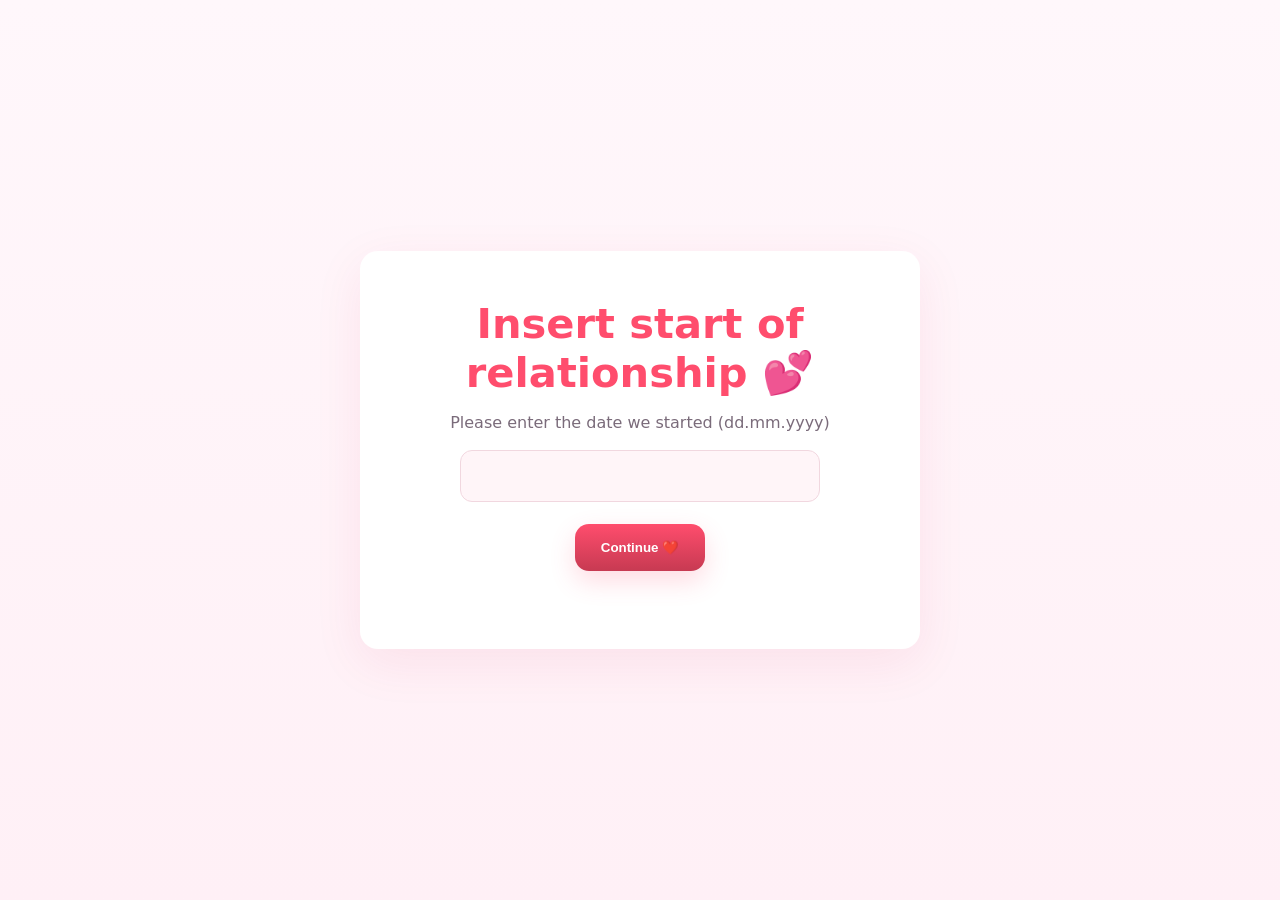
<file: index.html>
<!doctype html>
<html lang="en">
<head>
  <meta charset="utf-8">
  <meta name="viewport" content="width=device-width,initial-scale=1">
  <title>Start - Ask Inaya</title>
  <link rel="stylesheet" href="styles.css">
  <!-- Shared JS will handle audio and hearts -->
  <script defer src="main.js"></script>
  <style>
    .card{max-width:560px}
  </style>
</head>
<body>
  <div class="wrap">
    <div class="card page" id="page-start">
      <div class="hearts-layer" aria-hidden="true"></div>
      <h1 class="title">Insert start of relationship 💕</h1>
      <div class="subtitle">Please enter the date we started (dd.mm.yyyy)</div>
      <input id="startInput" type="text" placeholder="" autocomplete="off">
      <div class="actions">
        <button id="continueBtn" class="btn">Continue ❤️</button>
      </div>
      <div class="message" id="msg"></div>
      
    </div>
  </div>
  <!-- Background music (user will provide unthinkable.mp3 in this folder) -->
  <audio id="bgm" src="unthinkable.mp3" loop preload="auto"></audio>
  <script>
    // Page-specific behavior: validate date and navigate
    document.addEventListener('DOMContentLoaded', ()=>{
      const page = document.getElementById('page-start');setTimeout(()=>page.classList.add('visible'),50);
      const btn = document.getElementById('continueBtn');
      const input = document.getElementById('startInput');
      const msg = document.getElementById('msg');
      btn.addEventListener('click', ()=>{
        const val = (input.value || '').trim();
        if(val === '07.11.2024'){
          // store start date and go to question page
          localStorage.setItem('relationshipStart','07.11.2024');
          window.location.href = 'ask.html';
        } else {
          msg.textContent = 'Hmm… that doesn\'t feel right 🥺 try again!';
        }
      });
      // Allow pressing Enter
      input.addEventListener('keyup', (e)=>{ if(e.key === 'Enter') btn.click(); });
    });
  </script>
</body>
</html>
</file>
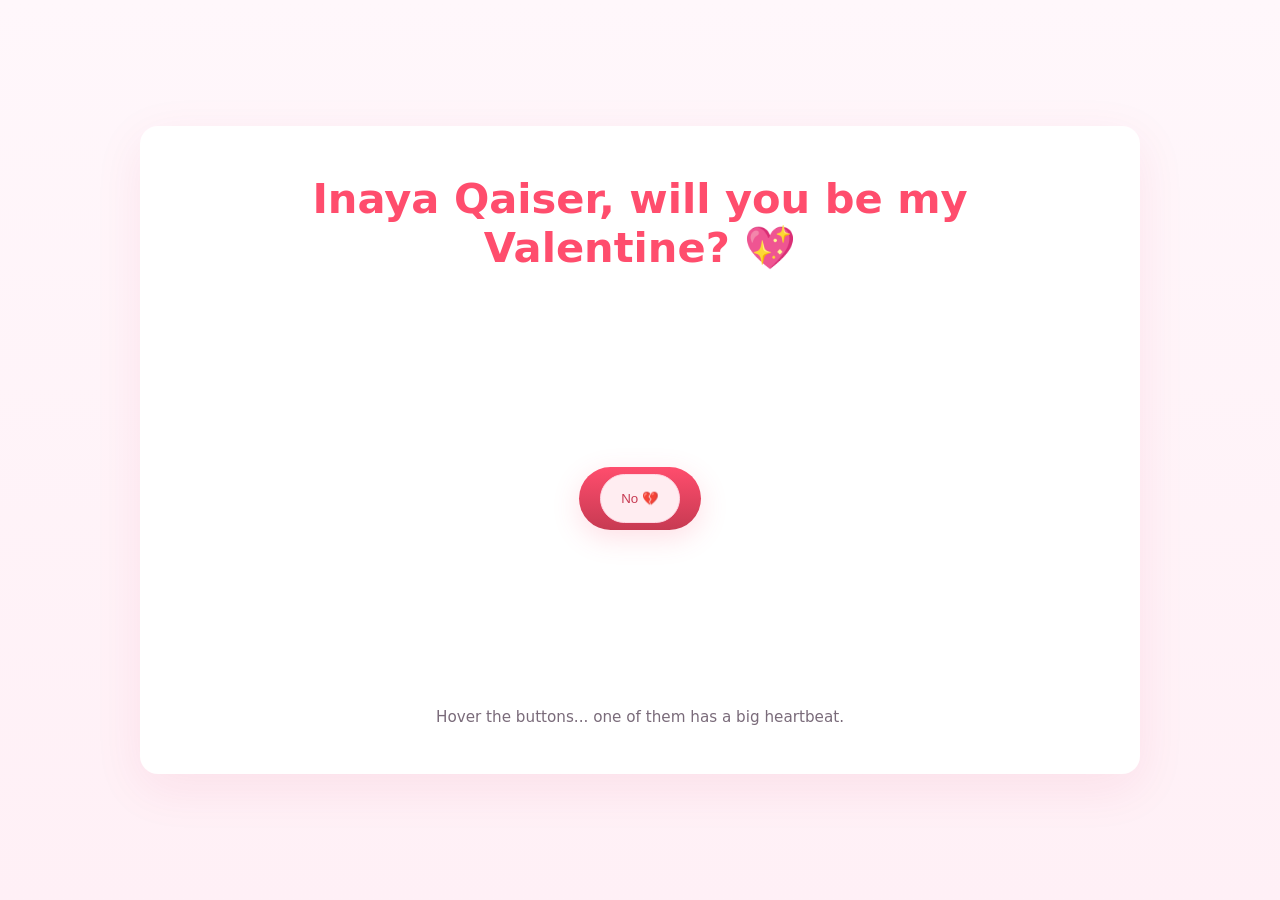
<file: ask.html>
<!doctype html>
<html lang="en">
<head>
  <meta charset="utf-8">
  <meta name="viewport" content="width=device-width,initial-scale=1">
  <title>Will you be my Valentine?</title>
  <link rel="stylesheet" href="styles.css">
  <script defer src="main.js"></script>
</head>
<body>
  <div class="wrap">
    <div class="card page" id="page-ask">
      <div class="hearts-layer" aria-hidden="true"></div>
      <h1 class="title">Inaya Qaiser, will you be my Valentine? 💖</h1>
      <div class="ask-area">
        <button id="yesBtn" class="btn btn-yes yes-beat">Yes 💘</button>
        <button id="noBtn" class="btn-no">No 💔</button>
      </div>
      <div class="muted">Hover the buttons... one of them has a big heartbeat.</div>
    </div>
  </div>
  <audio id="bgm" src="unthinkable.mp3" loop preload="auto"></audio>
  <script>
    // Ask page: yes navigates, no moves away
    document.addEventListener('DOMContentLoaded', ()=>{
      const page = document.getElementById('page-ask');setTimeout(()=>page.classList.add('visible'),50);
      const yes = document.getElementById('yesBtn');
      const no = document.getElementById('noBtn');
      const card = page;

      // Move the No button to a random position inside the card on hover
      function moveNo(){
        const rect = card.getBoundingClientRect();
        const w = rect.width, h = rect.height;
        // calculate new positions keeping button inside
        const x = Math.random() * (w - 120) + 20;
        const y = Math.random() * (h - 60) + 20;
        no.style.left = x + 'px';
        no.style.top = y + 'px';
      }

      no.addEventListener('mouseenter', moveNo);
      // also move on mousemove near the button for extra elusiveness
      no.addEventListener('mousemove', moveNo);

      yes.addEventListener('click', ()=>{
        // mark accepted and navigate
        localStorage.setItem('accepted','true');
        window.location.href = 'celebrate.html';
      });
    });
  </script>
</body>
</html>
</file>
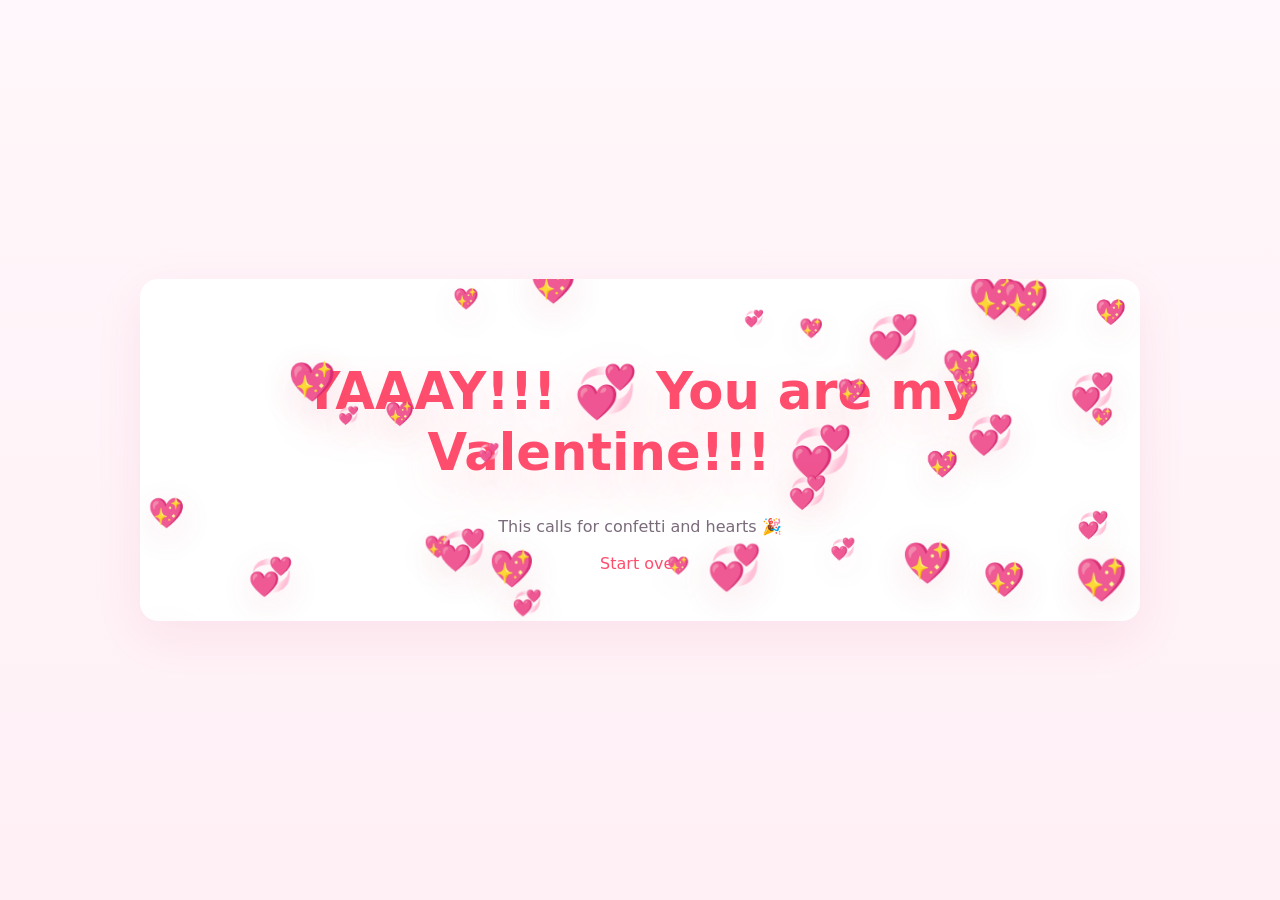
<file: celebrate.html>
<!doctype html>
<html lang="en">
<head>
  <meta charset="utf-8">
  <meta name="viewport" content="width=device-width,initial-scale=1">
  <title>YAAAY!!!</title>
  <link rel="stylesheet" href="styles.css">
  <script defer src="main.js"></script>
</head>
<body>
  <div class="wrap">
    <div class="card page" id="page-celebrate">
      <div class="hearts-layer" aria-hidden="true"></div>
      <h1 class="celebrate-large">YAAAY!!! 💞 You are my Valentine!!! 💞</h1>
      <div class="subtitle">This calls for confetti and hearts 🎉</div>
      <div class="days" id="daysText"></div>
      <a class="link" href="index.html">Start over</a>
    </div>
  </div>
  <audio id="bgm" src="unthinkable.mp3" loop preload="auto"></audio>
  <script>
    // Celebration page: read start date, show days since
    document.addEventListener('DOMContentLoaded', ()=>{
      const page = document.getElementById('page-celebrate');setTimeout(()=>page.classList.add('visible'),50);
      const daysText = document.getElementById('daysText');
      const raw = localStorage.getItem('relationshipStart');
      if(raw){
        // parse dd.mm.yyyy
        const parts = raw.split('.');
        if(parts.length===3){
          const d = new Date(Number(parts[2]), Number(parts[1])-1, Number(parts[0]));
          const now = new Date();
          const diff = Math.floor((now - d)/(1000*60*60*24));
          daysText.textContent = `We've been together for ${diff} day(s)!`;
        }
      }
    });
  </script>
</body>
</html>
</file>
<file: styles.css>
/* Valentine-themed shared styles and animations */
:root{
  --bg1: #fff7fb;
  --bg2: #fff0f6;
  --card: #ffffff;
  --accent: #ff4d6d;
  --accent-dark: #c73a52;
  --text: #2b2b2b;
  --muted: #7a6b7a;
}
*{box-sizing:border-box}
html,body{height:100%;margin:0;font-family:Segoe UI, system-ui, -apple-system, Roboto, 'Helvetica Neue', Arial;background:linear-gradient(180deg,var(--bg1),var(--bg2));color:var(--text)}
a{color:var(--accent);text-decoration:none}
.wrap{min-height:100vh;display:flex;align-items:center;justify-content:center;padding:40px}
.card{background:var(--card);border-radius:18px;box-shadow:0 14px 50px rgba(200,30,80,0.08);padding:48px;max-width:1000px;width:100%;text-align:center;position:relative;overflow:hidden}
.page{opacity:0;transform:scale(0.985);transition:opacity 600ms ease,transform 600ms ease}
.page.visible{opacity:1;transform:scale(1)}
h1.title{font-size:2.6rem;margin:0 0 16px;color:var(--accent);animation:fadeInScale 900ms both, pulse 2000ms ease-in-out 900ms infinite}
@keyframes fadeInScale{from{opacity:0;transform:scale(0.9)}to{opacity:1;transform:scale(1)}}
@keyframes pulse{0%{transform:scale(1)}50%{transform:scale(1.02)}100%{transform:scale(1)}}
.subtitle{color:var(--muted);margin-bottom:18px}
.subtitle{color:var(--muted);margin-bottom:18px}
input[type=text]{padding:14px 16px;border-radius:12px;border:1px solid #f1d7df;background:rgba(255,245,248,0.95);width:360px;font-size:1.2rem;text-align:center}
.actions{margin-top:22px;display:flex;gap:16px;justify-content:center;align-items:center}
.btn{padding:16px 26px;border-radius:14px;border:0;background:linear-gradient(180deg,var(--accent),var(--accent-dark));color:#fff;font-weight:800;cursor:pointer;box-shadow:0 10px 26px rgba(255,77,109,0.20);transition:transform 180ms ease,box-shadow 180ms ease}
.btn:hover{transform:scale(1.06);box-shadow:0 14px 36px rgba(255,77,109,0.26)}
.hint{color:#b05b6b;margin-top:10px;height:20px}
.message{color:#b00020;margin-top:10px;height:20px}

/* Heart styles */
.hearts-layer{position:absolute;inset:0;pointer-events:none;overflow:hidden}
.heart{position:absolute;font-size:24px;will-change:transform,opacity;filter:drop-shadow(0 10px 20px rgba(200,40,80,0.14))}
@keyframes floatUp{
  0%{transform:translateY(0) scale(1);opacity:1}
  100%{transform:translateY(-380px) scale(1.2);opacity:0}
}

/* Ask page specific */
.ask-area{position:relative;height:420px;display:flex;align-items:center;justify-content:center}
.btn-yes{position:relative;z-index:5;padding:20px 30px;border-radius:999px;display:inline-flex;align-items:center;gap:10px;font-size:1.2rem}
.btn-no{position:absolute;z-index:6;padding:16px 20px;border-radius:999px;background:#ffedf1;border:1px solid #ffd8e4;color:var(--accent-dark);cursor:pointer}

/* Heartbeat for Yes button */
@keyframes heartbeat{0%{transform:scale(1)}25%{transform:scale(1.12)}40%{transform:scale(0.98)}60%{transform:scale(1.06)}100%{transform:scale(1)}}
.yes-beat{animation:heartbeat 1.2s infinite;box-shadow:0 8px 28px rgba(255,77,109,0.18)}

/* Celebration extras */
.celebrate-large{font-size:3.2rem;color:var(--accent);text-shadow:0 18px 48px rgba(255,77,109,0.18)}
.confetti-heart{position:absolute;font-size:22px;filter:drop-shadow(0 8px 18px rgba(200,40,80,0.12))}

/* small helpers */
.muted{color:var(--muted);font-size:0.95rem}
.days{margin-top:8px;color:#8b3b4b}
</file>
